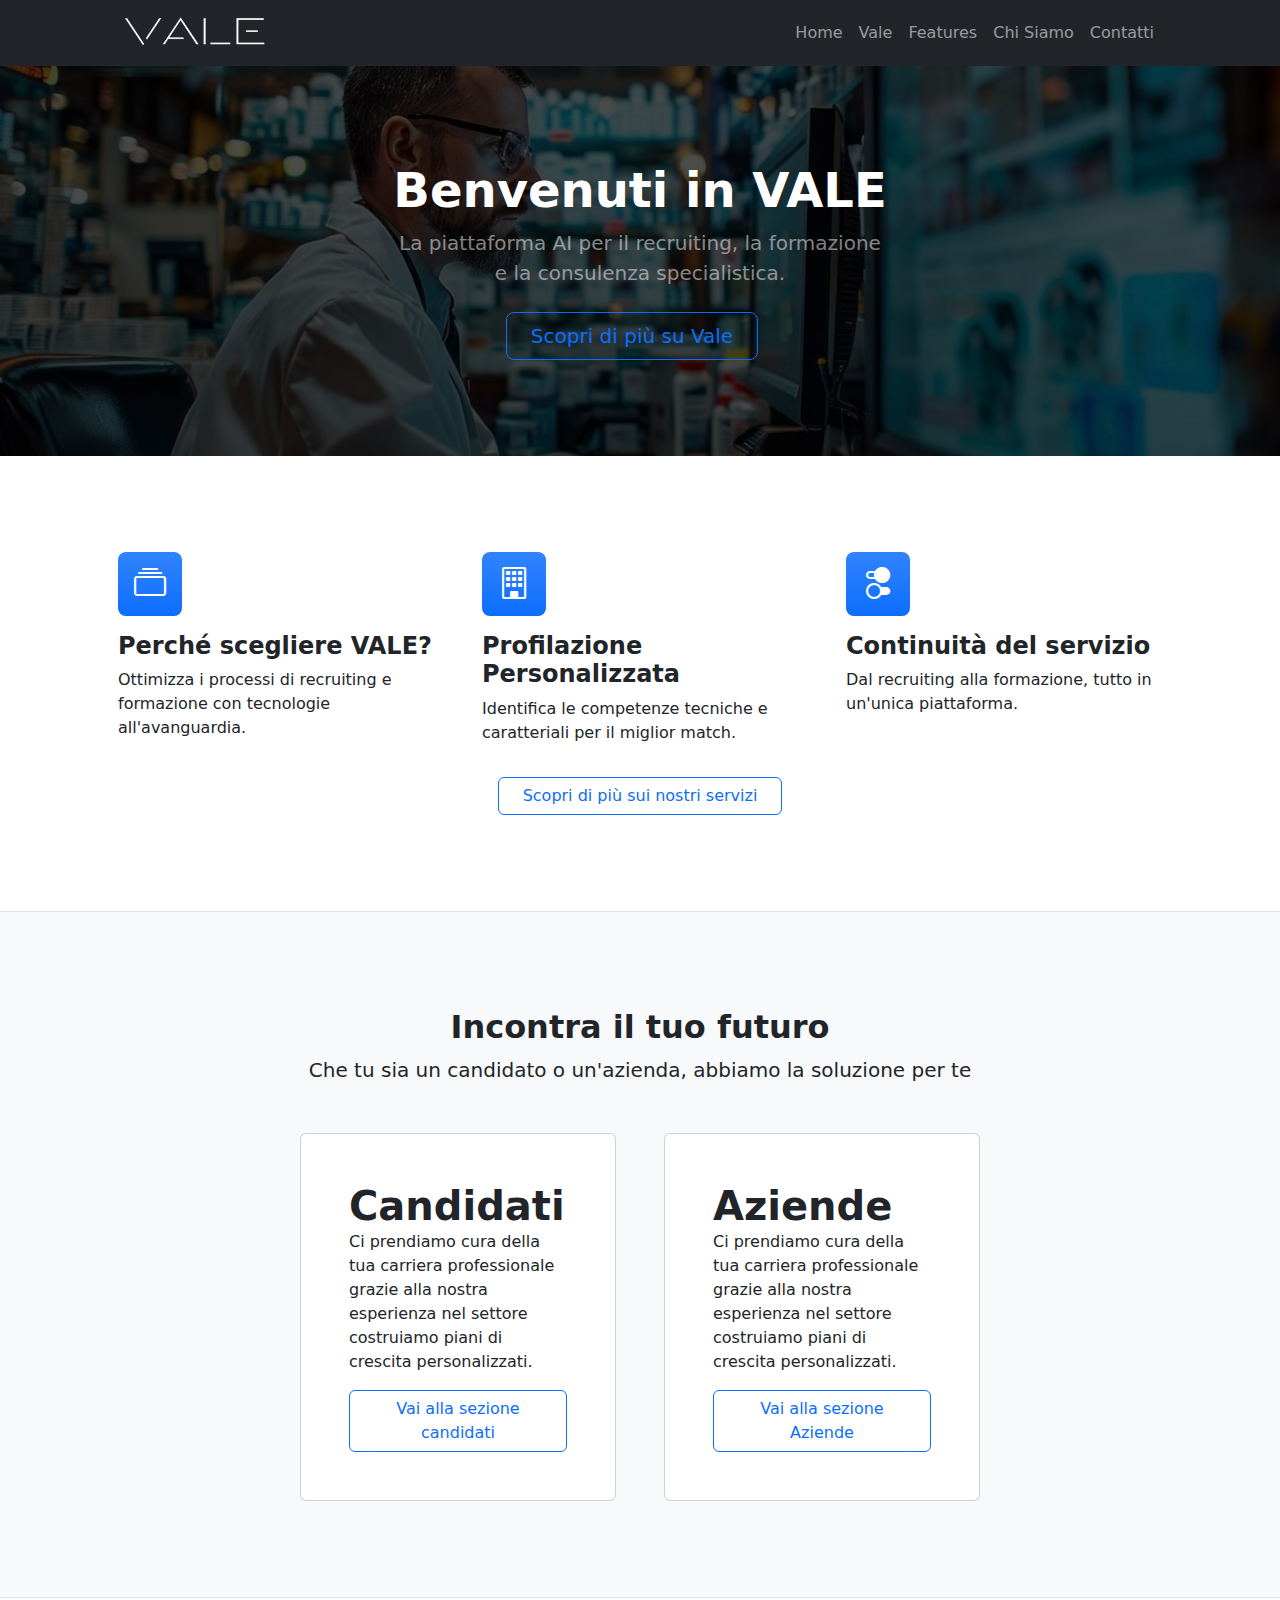
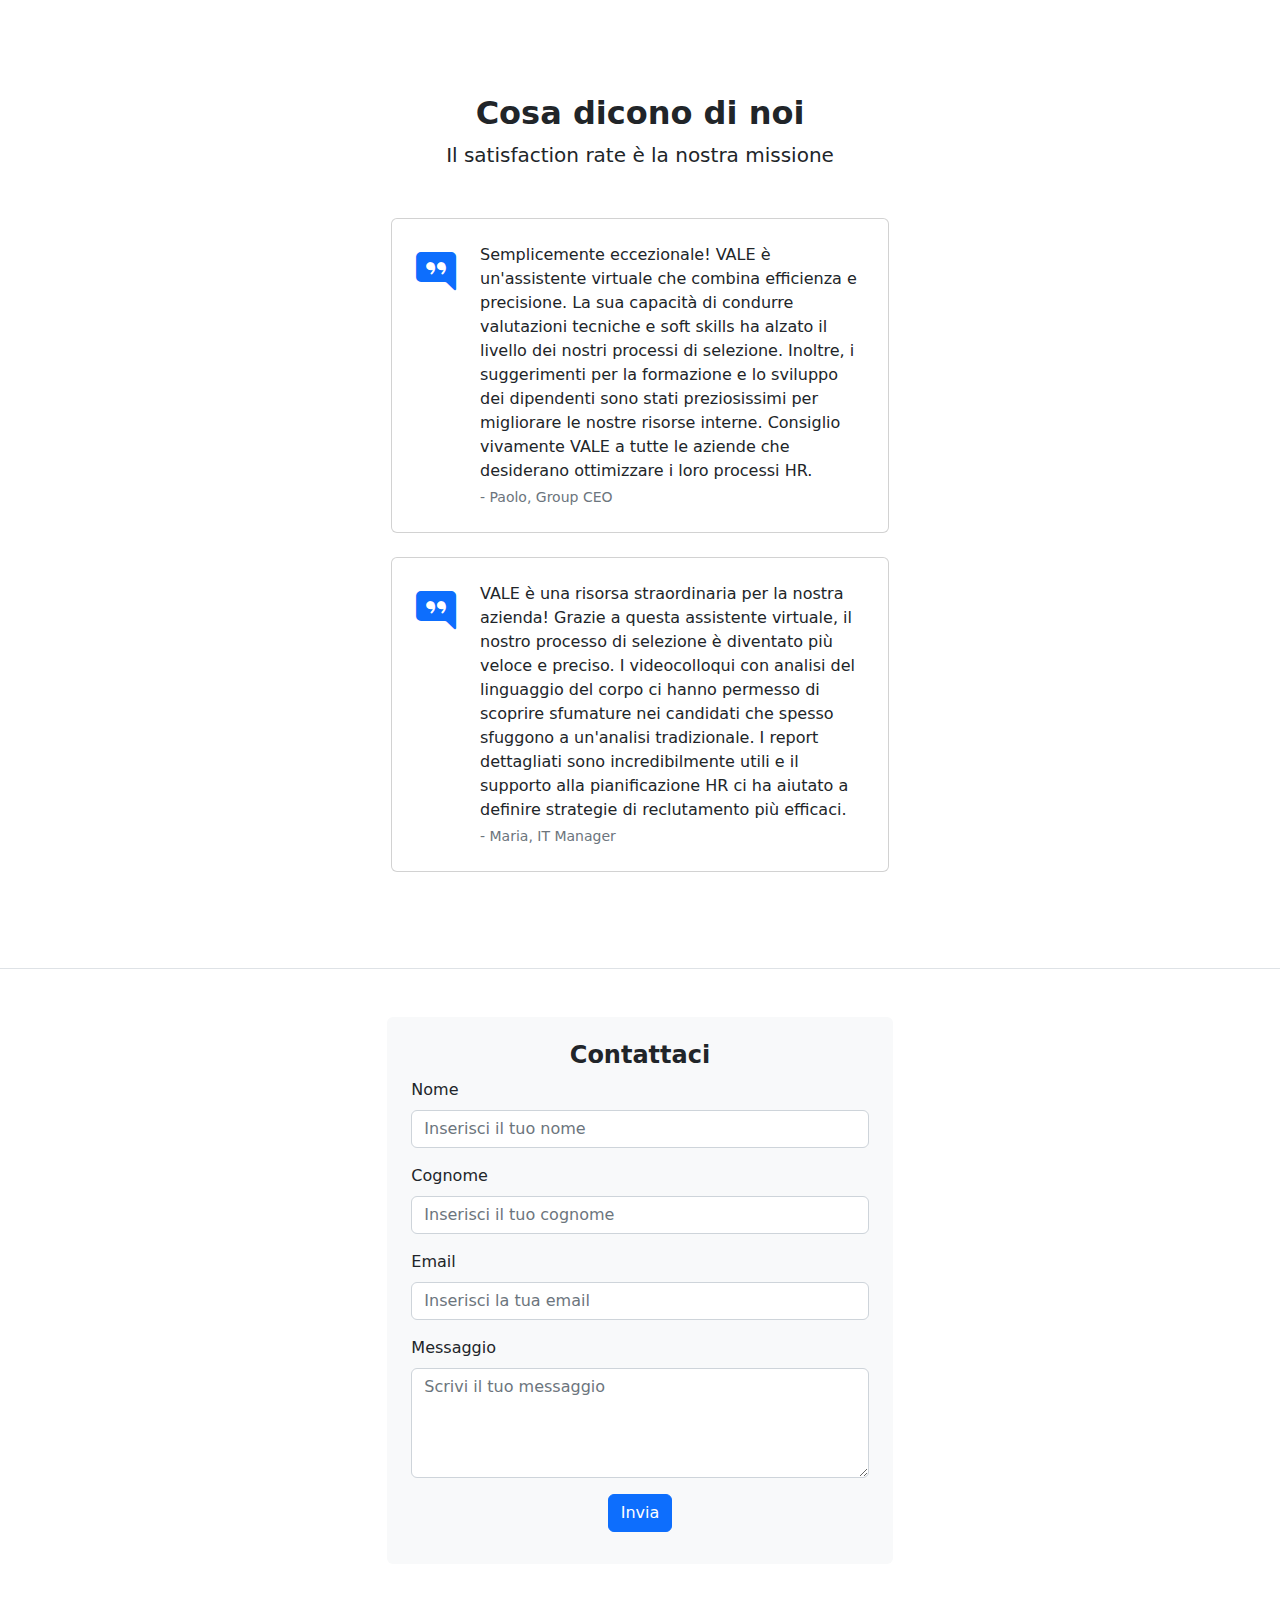
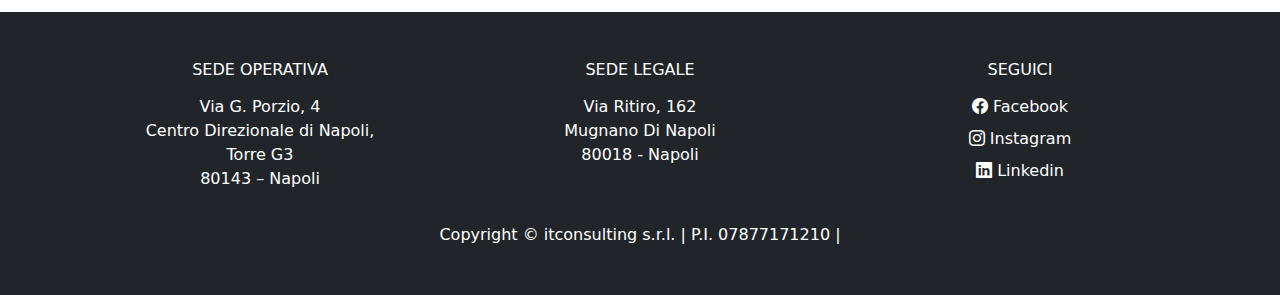
<file: index.html>
<!DOCTYPE html>
<html lang="en">

<head>
    <meta charset="utf-8" />
    <meta name="viewport" content="width=device-width, initial-scale=1, shrink-to-fit=no" />
    <meta name="description" content="" />
    <meta name="author" content="" />
    <title>Vale-HR</title>
     <!-- Aggiungi il logo come favicon -->
    <head>
    <link rel="icon" type="image/png" sizes="16x16" href="/img/smallVale.png">
    <!-- altri meta tag e link -->
    </head>
    <!-- Favicon-->
    <link rel="icon" type="image/x-icon" href="assets/favicon.ico" />
    <!-- Bootstrap icons-->
    <link href="https://cdn.jsdelivr.net/npm/bootstrap-icons@1.4.1/font/bootstrap-icons.css" rel="stylesheet" />
    <!-- Core theme CSS (includes Bootstrap)-->
    <link href="/css/services.css" rel="stylesheet" />
</head>
<style>
    body {
    width: 100vw;
    overflow-x: hidden;
    }
</style>
<body>
    
    <!-- Responsive navbar-->
    <nav class="navbar navbar-expand-lg navbar-dark bg-dark">
        <div class="container px-5">
            <a class="navbar-brand" href="index.html">
                <img src="img/valelogo_preview_rev_1.png" alt="Logo" height="40" style="object-fit: contain;" class="rounded">
            </a>
            <button class="navbar-toggler" type="button" data-bs-toggle="collapse"
                data-bs-target="#navbarSupportedContent" aria-controls="navbarSupportedContent" aria-expanded="false"
                aria-label="Toggle navigation"><span class="navbar-toggler-icon"></span></button>
            <div class="collapse navbar-collapse" id="navbarSupportedContent">
                <ul class="navbar-nav ms-auto mb-2 mb-lg-0">
                    <li class="nav-item"><a class="nav-link" aria-current="page" href="index.html">Home</a></li>
                    <li class="nav-item"><a class="nav-link" href="/pages/vale.html">Vale</a></li>
                    <li class="nav-item"><a class="nav-link" href="/pages/features.html">Features</a></li>
                    <li class="nav-item"><a class="nav-link" href="/pages/chisiamo.html">Chi Siamo</a></li>
                    <li class="nav-item"><a class="nav-link" href="#footer">Contatti</a></li>
                </ul>
            </div>
        </div>
    </nav>

    <!-- Header-->
    <header class="py-5"
        style="background-image: url('img/jumbotrone.jpeg'); background-size: cover; background-position: center; position: relative;">
        <!-- Overlay scuro -->
        <div style="position: absolute; top: 0; left: 0; right: 0; bottom: 0; background-color: rgba(0,0,0,0.7);"></div>

        <div class="container px-5" style="position: relative; z-index: 1;">
            <div class="row gx-5 justify-content-center">
                <div class="col-lg-6">
                    <div class="text-center my-5">
                        <h1 class="display-5 fw-bolder text-white mb-2">Benvenuti in VALE</h1>
                        <p class="lead text-white-50 mb-4">La piattaforma AI per il recruiting, la formazione e la
                            consulenza specialistica.</p>
                        <div class="d-grid gap-3 d-sm-flex justify-content-sm-center">
                            <a class="btn btn-outline-primary btn-lg px-4 me-sm-3" href="/pages/vale.html">Scopri di più su Vale</a>
                            <!-- <a class="btn btn-outline-light btn-lg px-4" href="#!">Learn More</a> -->
                        </div>
                    </div>
                </div>
            </div>
        </div>
    </header>
    
    <!-- Features section-->
<section class="py-5 border-bottom" id="features">
    <div class="container px-5 my-5">
        <div class="row gx-5">
            <div class="col-lg-4 mb-5 mb-lg-0">
                <div class="feature bg-primary bg-gradient text-white rounded-3 mb-3"><i class="bi bi-collection"></i></div>
                <h2 class="h4 fw-bolder">Perché scegliere VALE?</h2>
                <p>Ottimizza i processi di recruiting e formazione con tecnologie all'avanguardia.</p>
            </div>
            <div class="col-lg-4 mb-5 mb-lg-0">
                <div class="feature bg-primary bg-gradient text-white rounded-3 mb-3"><i class="bi bi-building"></i></div>
                <h2 class="h4 fw-bolder">Profilazione Personalizzata</h2>
                <p>Identifica le competenze tecniche e caratteriali per il miglior match.</p>
            </div>
            <div class="col-lg-4">
                <div class="feature bg-primary bg-gradient text-white rounded-3 mb-3"><i class="bi bi-toggles2"></i></div>
                <h2 class="h4 fw-bolder">Continuità del servizio</h2>
                <p>Dal recruiting alla formazione, tutto in un'unica piattaforma.</p>
            </div>
            <div class="text-center mt-3">
                <a class="btn btn-outline-primary px-4" href="/pages/services.html">Scopri di più sui nostri servizi</a>
            </div>
        </div>
    </div>
</section>



    <!-- double choice section-->
    <section class="bg-light py-5 border-bottom">
        <div class="container px-5 my-5">
            <div class="text-center mb-5">
                <h2 class="fw-bolder">Incontra il tuo futuro</h2>
                <p class="lead mb-0">Che tu sia un candidato o un'azienda, abbiamo la soluzione per te</p>
            </div>
            <div class="row gx-5 justify-content-center">
                <!-- Pricing card free-->
                <div class="col-lg-6 col-xl-4">
                    <div class="card mb-5 mb-xl-0">
                        <div class="card-body p-5">
                            <!-- <div class="small text-uppercase fw-bold text-muted">Free</div> -->
                            <div class="mb-3">
                                <span class="display-6 fw-bold">Candidati</span>

                                <p>Ci prendiamo cura della tua carriera professionale grazie alla nostra esperienza nel
                                    settore costruiamo piani di crescita personalizzati.</p>
                            </div>

                            <div class="d-grid"><a class="btn btn-outline-primary" href="/pages/candidati.html">Vai alla sezione candidati</a>
                            </div>
                        </div>
                    </div>
                </div>

                <!-- Pricing card pro-->
                <div class="col-lg-6 col-xl-4">
                    <div class="card mb-5 mb-xl-0">
                        <div class="card-body p-5">

                            <div class="mb-3">
                                <span class="display-6 fw-bold">Aziende</span>
                                <p>Ci prendiamo cura della tua carriera professionale grazie alla nostra esperienza nel
                                    settore costruiamo piani di crescita personalizzati.</p>
                            </div>
                            <div class="d-grid"><a class="btn btn-outline-primary" href="/pages/aziende.html">Vai alla sezione Aziende</a></div>
                        </div>
                    </div>
                </div>
            </div>
        </div>
    </section>

      <!-- Team members section-->
<!-- <section class="py-2 bg-light">
    <div class="container px-5 my-5">
        <div class="text-center">
            <h2 class="fw-bolder">Il nostro team</h2>
            <p class="lead fw-normal text-muted mb-5">Puntiamo alla qualità per arrivare al successo</p>
        </div>
        <div class="row gx-5 row-cols-1 row-cols-sm-2 row-cols-xl-4 justify-content-center">
            <div class="col mb-5 mb-5 mb-xl-0">
                <div class="text-center">
                    <div style="width: 150px; height: 150px;" class="mx-auto">
                        <img class="img-fluid rounded-circle w-100 h-100 object-fit-cover" src="/img/vincenzo.jpg" alt="..." />
                    </div>
                    <h5 class="fw-bolder">Vincenzo esposito</h5>
                    <div class="fst-italic text-muted">Founder &amp; CEO</div>
                </div>
            </div>
            <div class="col mb-5 mb-5 mb-xl-0">
                <div class="text-center">
                    <div style="width: 150px; height: 150px;" class="mx-auto">
                        <img class="img-fluid rounded-circle w-100 h-100 object-fit-cover" src="https://dummyimage.com/150x150/ced4da/6c757d" alt="..." />
                    </div>
                    <h5 class="fw-bolder">Chiara Pollio</h5>
                    <div class="fst-italic text-muted">Amministrazione & formazione</div>
                </div>
            </div>
            <div class="col mb-5 mb-5 mb-sm-0">
                <div class="text-center">
                    <div style="width: 150px; height: 150px;" class="mx-auto">
                        <img class="img-fluid rounded-circle w-100 h-100 object-fit-cover" src="img/daniela.jpg" alt="..." />
                    </div>
                    <h5 class="fw-bolder">Daniela Sepe</h5>
                    <div class="fst-italic text-muted">ICT Recruiter Manager</div>
                </div>
            </div>
        </div>
    </div>
</section> -->

    <!-- Testimonials section-->
    <section class="py-5 border-bottom">
        <div class="container px-5 my-5 px-5">
            <div class="text-center mb-5">
                <h2 class="fw-bolder">Cosa dicono di noi</h2>
                <p class="lead mb-0">Il satisfaction rate è la nostra missione</p>
            </div>
            <div class="row gx-5 justify-content-center">
                <div class="col-lg-6">
                    <!-- Testimonial 1-->
                    <div class="card mb-4">
                        <div class="card-body p-4">
                            <div class="d-flex">
                                <div class="flex-shrink-0"><i class="bi bi-chat-right-quote-fill text-primary fs-1"></i>
                                </div>
                                <div class="ms-4">
                                    <p class="mb-1">Semplicemente eccezionale! VALE è un'assistente virtuale che combina efficienza e precisione. La sua capacità di condurre valutazioni tecniche e soft skills ha alzato il livello dei nostri processi di selezione. Inoltre, i suggerimenti per la formazione e lo sviluppo dei dipendenti sono stati preziosissimi per migliorare le nostre risorse interne. Consiglio vivamente VALE a tutte le aziende che desiderano ottimizzare i loro processi HR.
                                    </p>
                                    <div class="small text-muted">- Paolo, Group CEO</div>
                                </div>
                            </div>
                        </div>
                    </div>
                    <!-- Testimonial 2-->
                    <div class="card">
                        <div class="card-body p-4">
                            <div class="d-flex">
                                <div class="flex-shrink-0"><i class="bi bi-chat-right-quote-fill text-primary fs-1"></i>
                                </div>
                                <div class="ms-4">
                                    <p class="mb-1">VALE è una risorsa straordinaria per la nostra azienda! Grazie a questa assistente virtuale, il nostro processo di selezione è diventato più veloce e preciso. I videocolloqui con analisi del linguaggio del corpo ci hanno permesso di scoprire sfumature nei candidati che spesso sfuggono a un'analisi tradizionale. I report dettagliati sono incredibilmente utili e il supporto alla pianificazione HR ci ha aiutato a definire strategie di reclutamento più efficaci.</p>
                                    <div class="small text-muted">- Maria, IT Manager</div>
                                </div>
                            </div>
                        </div>
                    </div>
                </div>
            </div>
        </div>
    </section>


     <!-- Contact Form Section -->
<div class="row gx-lg-5 mt-5 mb-5">
    <div class="col-lg-5 mx-auto">
        <div class="card bg-light border-0">
            <div class="card-body p-4">
                <h4 class="fw-bold text-center">Contattaci</h4>
                <form id="contactForm">
                    <div class="mb-3">
                        <label for="nome" class="form-label">Nome</label>
                        <input type="text" class="form-control" id="nome" name="nome" placeholder="Inserisci il tuo nome" required />
                    </div>
                    <div class="mb-3">
                        <label for="cognome" class="form-label">Cognome</label>
                        <input type="text" class="form-control" id="cognome" name="cognome" placeholder="Inserisci il tuo cognome" required />
                    </div>
                    <div class="mb-3">
                        <label for="email" class="form-label">Email</label>
                        <input type="email" class="form-control" id="email" name="email" placeholder="Inserisci la tua email" required />
                    </div>
                    <div class="mb-3">
                        <label for="messaggio" class="form-label">Messaggio</label>
                        <textarea class="form-control" id="messaggio" name="messaggio" rows="4" placeholder="Scrivi il tuo messaggio" required></textarea>
                    </div>
                    <div class="text-center">
                        <button type="submit" class="btn btn-primary mb-2">Invia</button>
                    </div>
                </form>
                <div id="alert" class="mt-3" style="display: none;"></div>
            </div>
        </div>
    </div>
</div>

<script>
    document.getElementById('contactForm').addEventListener('submit', async function (event) {
        event.preventDefault(); // Evita il ricaricamento della pagina

        const alertBox = document.getElementById('alert');
        alertBox.style.display = 'none';

        const form = this;
        const formData = new FormData(form);

        try {
            const response = await fetch('/services/process_form.php', { // Path corretto al file PHP
                method: 'POST',
                body: formData,
            });

            const result = await response.json();
            if (response.ok && result.success) {
                alertBox.textContent = 'Messaggio inviato con successo!';
                alertBox.className = 'alert alert-success';
                form.reset(); // Ripulisce tutti i campi del form
            } else {
                alertBox.textContent = result.message || 'Impossibile inviare il messaggio. Riprova più tardi.';
                alertBox.className = 'alert alert-danger';
            }
        } catch (error) {
            alertBox.textContent = 'Si è verificato un errore. Riprova più tardi.';
            alertBox.className = 'alert alert-danger';
        }

        alertBox.style.display = 'block';
    });
</script>



    <!-- Footer -->
    <footer class="py-5 bg-dark" id="footer">
        <div class="container">
            <div class="row text-white justify-content-around">
                <!-- Sede Operativa -->
                <div class="col-12 col-md-3 text-center">
                    <h6 class="text-uppercase mb-3">Sede Operativa</h6>
                    <p class="m-0">Via G. Porzio, 4<br>Centro Direzionale di Napoli,<br>Torre G3<br>80143 – Napoli</p>
                </div>
                <!-- Sede Legale -->
                <div class="col-12 col-md-3 text-center">
                    <h6 class="text-uppercase mb-3">Sede Legale</h6>
                    <p class="m-0">Via Ritiro, 162<br>Mugnano Di Napoli<br>80018 - Napoli</p>
                </div>
                <!-- Social Links -->
                <div class="col-12 col-md-3 text-center">
                    <h6 class="text-uppercase mb-3">Seguici</h6>
                    <ul class="list-unstyled">
                        <li>
                            <a href="#" class="text-white text-decoration-none d-block mb-2"> <i class="bi bi-facebook"></i> Facebook
                               
                            </a>
                        </li>
                        <li>
                            <a href="#" class="text-white text-decoration-none d-block mb-2"><i class="bi bi-instagram"></i> Instagram
                                
                            </a>
                        </li>
                        <li>
                            <a href="#" class="text-white text-decoration-none d-block"><i class="bi bi-linkedin"></i> Linkedin
                                
                            </a>
                        </li>
                    </ul>
                </div>
            </div>
            <!-- Copyright -->
            <div class="row mt-4">
                <div class="col-12">
                    <p class="m-0 text-center text-white">
                        Copyright &copy; itconsulting s.r.l. | P.I. 07877171210 |
                    </p>
                </div>
            </div>
        </div>
    </footer>

    <!-- script mail -->

    <!-- fine script -->


    <!-- Bootstrap core JS-->
    <script src="https://cdn.jsdelivr.net/npm/bootstrap@5.2.3/dist/js/bootstrap.bundle.min.js"></script>
    <!-- Core theme JS-->
    <script src="js/scripts.js"></script>
    <!-- * * * * * * * * * * * * * * * * * * * * * * * * * * * * * * * * * * * * * * * *-->
    <!-- * *                               SB Forms JS                               * *-->
    <!-- * * Activate your form at https://startbootstrap.com/solution/contact-forms * *-->
    <!-- * * * * * * * * * * * * * * * * * * * * * * * * * * * * * * * * * * * * * * * *-->
    <script src="https://cdn.startbootstrap.com/sb-forms-latest.js"></script>
</body>

</html>
</file>
